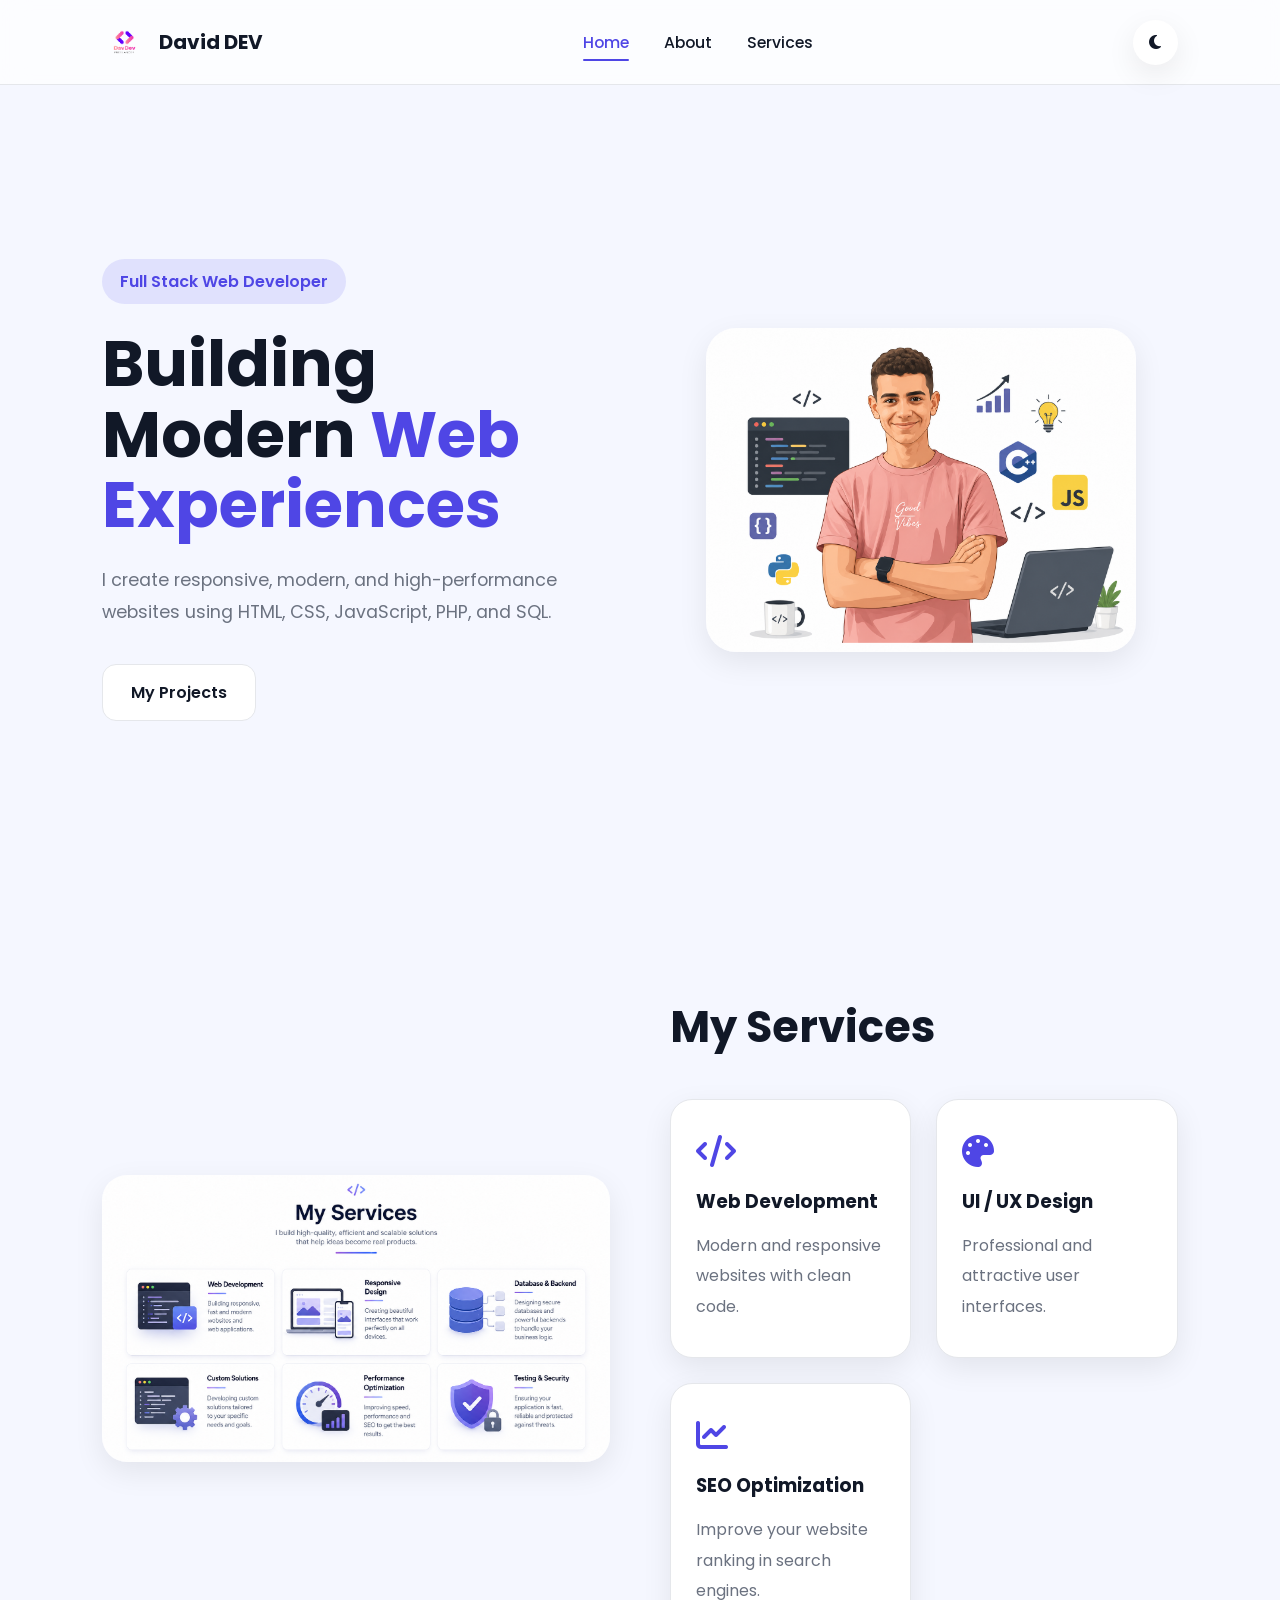
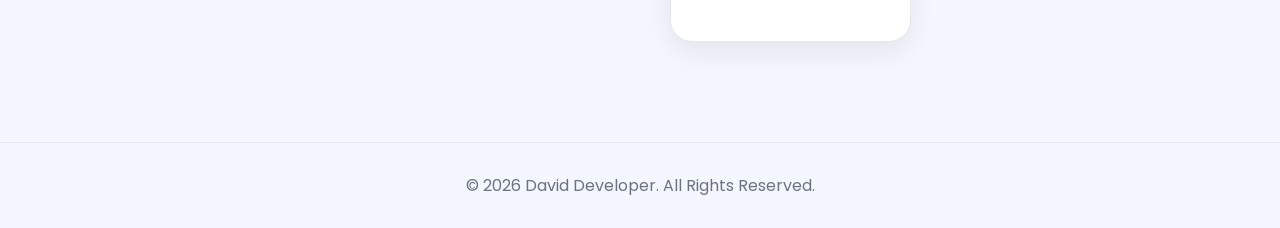
<file: index.html>
<!doctype html>
<html lang="en" dir="ltr">
  <head>
    <meta charset="UTF-8" />
    <meta name="viewport" content="width=device-width, initial-scale=1.0" />

    <meta name="google-site-verification" content="uhuwkvdlC79Eq-i-eH74ECpsZcA6pQCt2Dw1xzPwtCA" />

    <meta
      name="keywords"
      content="web development, website design, JavaScript, HTML, CSS, David Ashraf Lamee, Developer, freelancer, responsive design, SEO optimization, UI/UX design, digital solutions, modern websites, high-quality web development, online presence, web applications, front-end development, back-end development"
    />

    <meta
      name="description"
      content="Welcome to my personal website! I am a web developer specializing in building high-quality websites and applications."
    />

    <title>David | Full Stack Developer</title>

    <link rel="stylesheet" href="css/index.css" />

    <link
      rel="stylesheet"
      href="https://cdnjs.cloudflare.com/ajax/libs/font-awesome/6.5.2/css/all.min.css"
    />

    <link rel="icon" href="Assets/Images/logo.png" />
  </head>

  <body>
    <!-- ================= NAVBAR ================= -->

    <header class="topbar">
      <div class="logo">
        <img src="Assets/Images/logo.png" alt="Site Logo" />
        <h2>David DEV</h2>
      </div>

      <nav class="navbar">
        <ul>
          <li><a href="/" class="active">Home</a></li>
          <li><a href="/About">About</a></li>
          <li><a href="/Services">Services</a></li>
        </ul>
      </nav>

      <button id="theme-toggle">
        <i class="fa-solid fa-moon"></i>
      </button>
    </header>

    <!-- ================= HERO SECTION ================= -->

    <section class="hero">
      <div class="hero-content">
        <span class="tag">Full Stack Web Developer</span>

        <h1>Building Modern <span>Web Experiences</span></h1>

        <p>
          I create responsive, modern, and high-performance websites using HTML,
          CSS, JavaScript, PHP, and SQL.
        </p>

        <div class="hero-buttons">
          <a
            href="https://github.com/davidashraf141-ux"
            class="btn secondary-btn"
            >My Projects</a
          >
        </div>
      </div>

      <div class="hero-image">
        <img src="Assets/Images/me.png" alt="David Picture" />
      </div>
    </section>

    <!-- ================= SERVICES ================= -->

    <section class="section reverse">
      <div class="section-content">
        <h2>My Services</h2>

        <div class="services">
          <div class="service-card">
            <i class="fa-solid fa-code"></i>
            <h3>Web Development</h3>
            <p>Modern and responsive websites with clean code.</p>
          </div>

          <div class="service-card">
            <i class="fa-solid fa-palette"></i>
            <h3>UI / UX Design</h3>
            <p>Professional and attractive user interfaces.</p>
          </div>

          <div class="service-card">
            <i class="fa-solid fa-chart-line"></i>
            <h3>SEO Optimization</h3>
            <p>Improve your website ranking in search engines.</p>
          </div>
        </div>
      </div>

      <div class="section-image">
        <img src="Assets/Images/Services.png" alt="Services Image" />
      </div>
    </section>

    <!-- ================= FOOTER ================= -->

    <footer class="footer">
      <p>&copy; 2026 David Developer. All Rights Reserved.</p>
    </footer>

    <!-- ================= SCRIPT ================= -->
    <script src="JS/Dark-light_toggle.js"></script>
  </body>
</html>
</file>
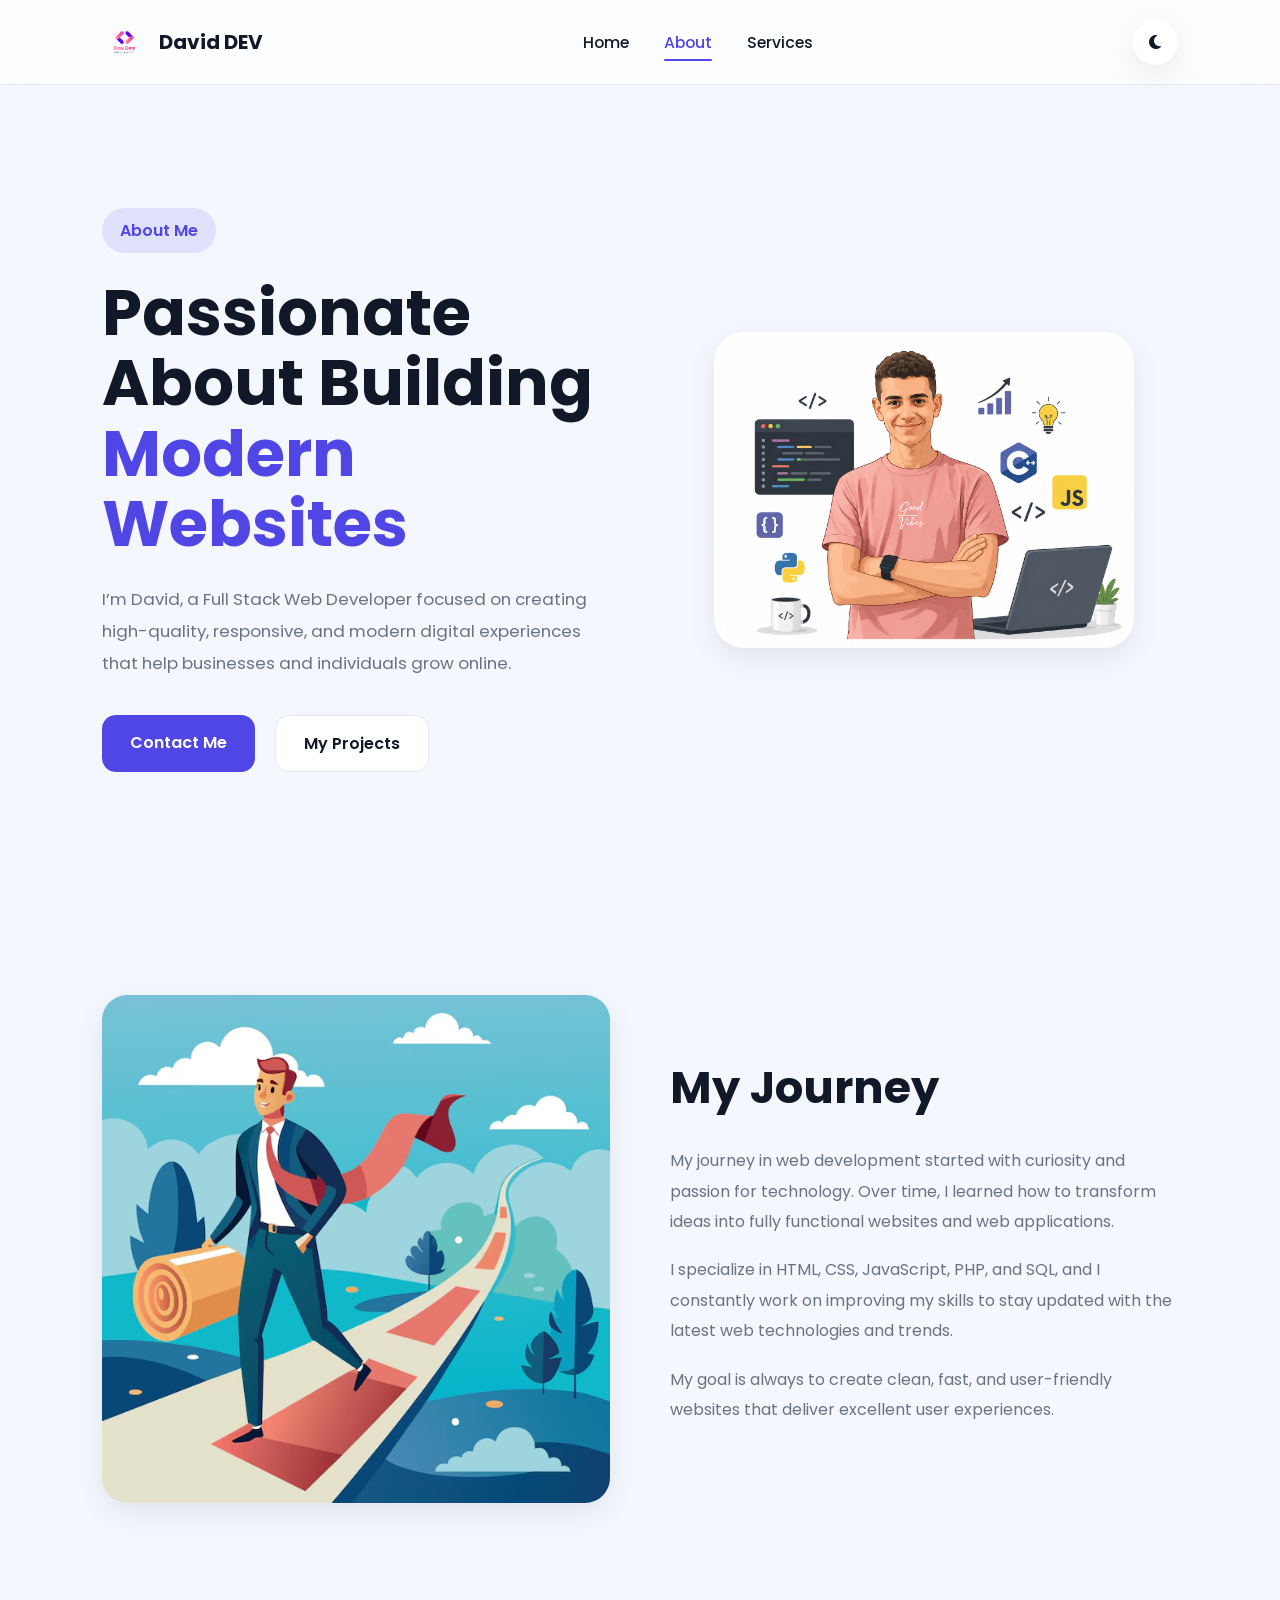
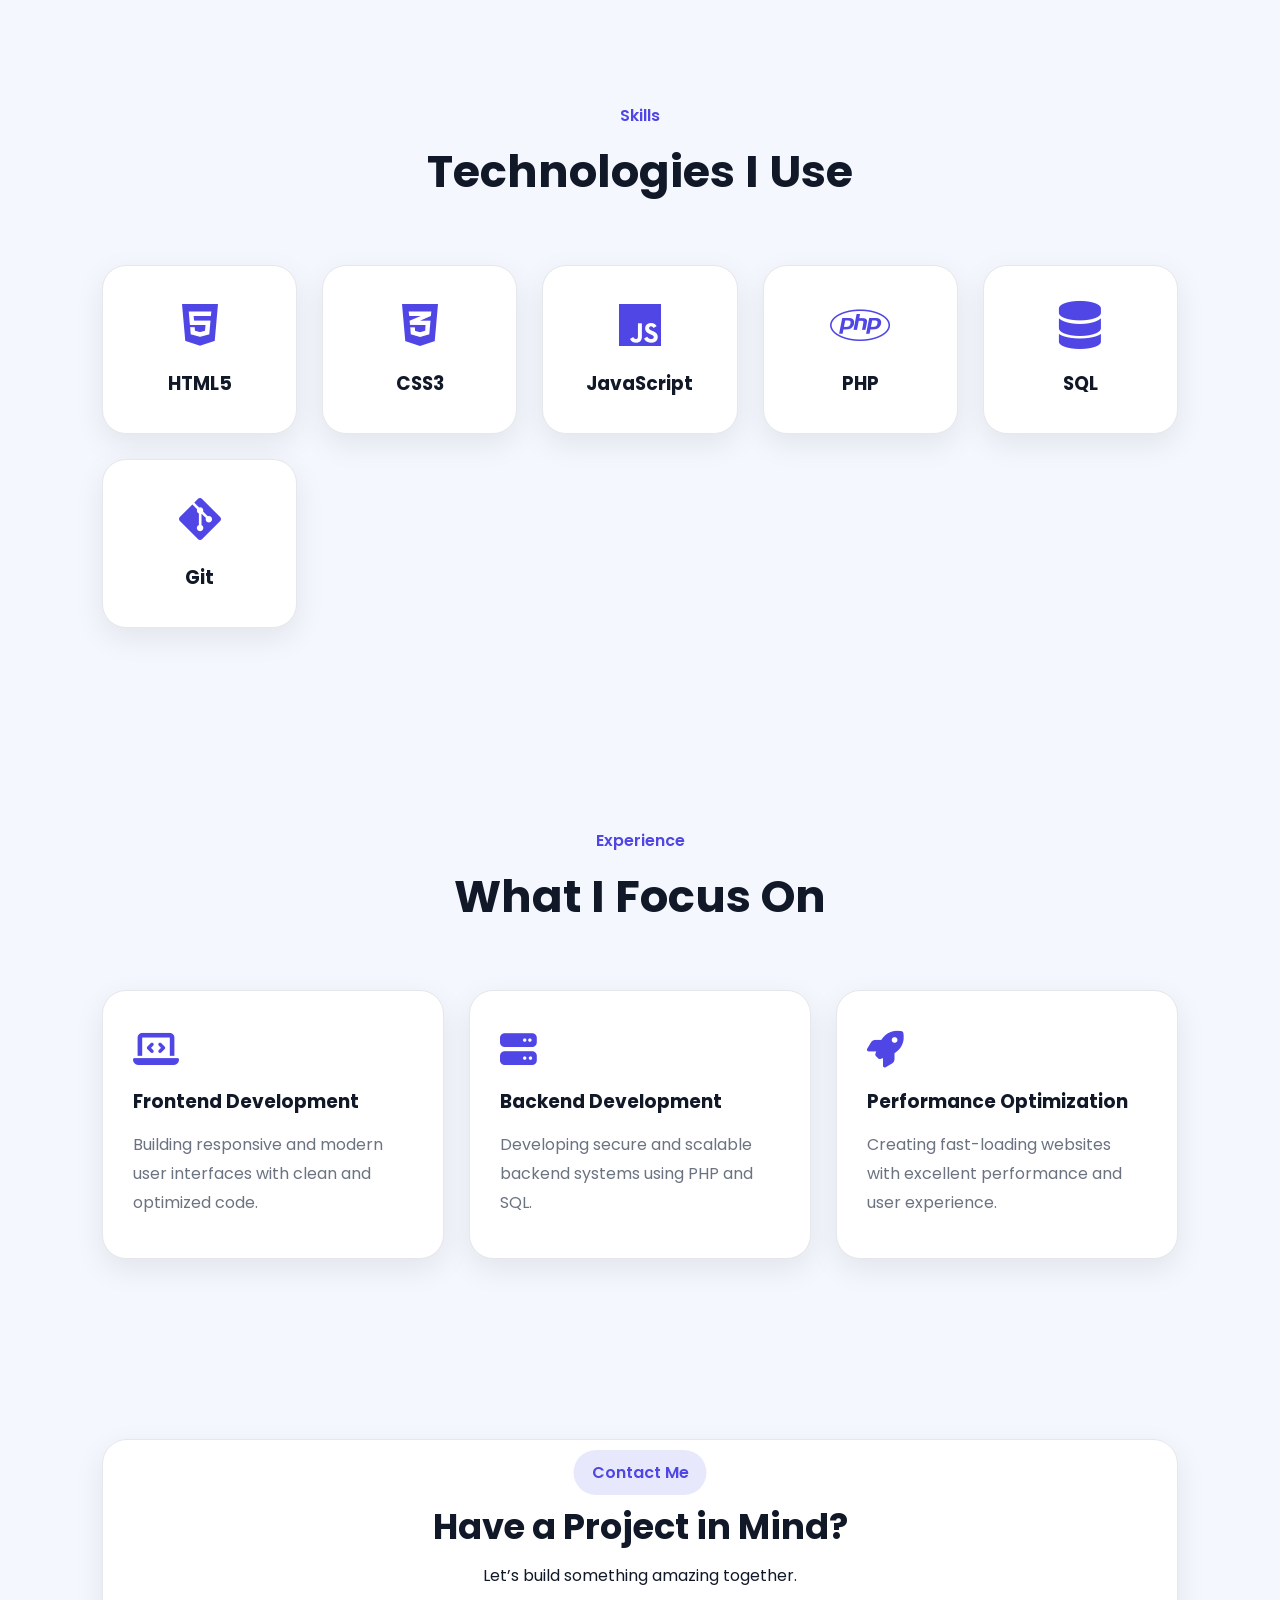
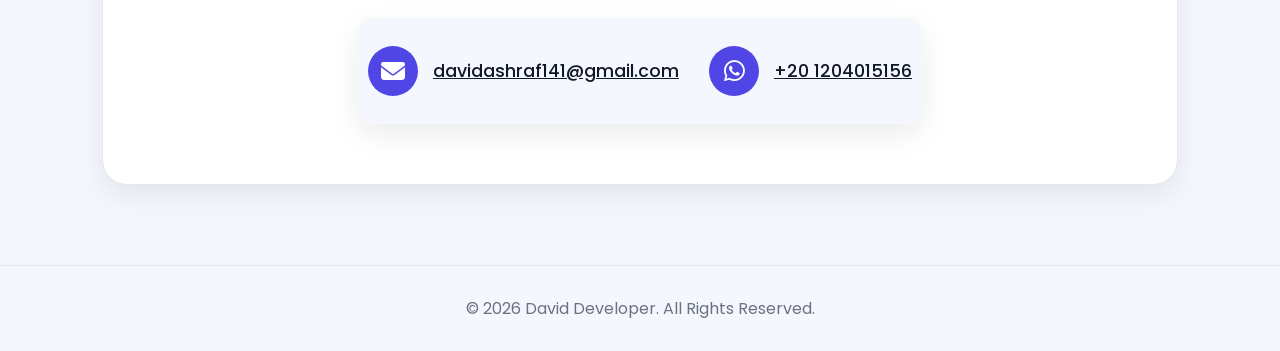
<file: About.html>
<!doctype html>
<html lang="en">
  <head>
    <meta charset="UTF-8" />
    <meta name="viewport" content="width=device-width, initial-scale=1.0" />
    <meta
      name="keywords"
      content="web development, website design, JavaScript, HTML, CSS, David Ashraf Lamee, Developer, freelancer, responsive design, SEO optimization, UI/UX design, digital solutions, modern websites, high-quality web development, online presence, web applications, front-end development, back-end development"
    />
    <meta
      name="description"
      content="Learn more about David, a passionate full stack web developer dedicated to creating modern and responsive digital experiences."
    />

    <title>About Me | David DEV</title>

    <link rel="stylesheet" href="css/about.css" />

    <link rel="icon" href="Assets/Images/logo.png" />

    <link
      rel="stylesheet"
      href="https://cdnjs.cloudflare.com/ajax/libs/font-awesome/6.5.2/css/all.min.css"
    />
  </head>

  <body>
    <!-- ================= NAVBAR ================= -->

    <header class="topbar">
      <div class="logo">
        <img src="Assets/Images/logo.png" alt="Logo" />
        <h2>David DEV</h2>
      </div>

      <nav class="navbar">
        <ul>
          <li><a href="/">Home</a></li>
          <li><a class="active" href="/About">About</a></li>
          <li><a href="/Services">Services</a></li>
        </ul>
      </nav>

      <button id="theme-toggle">
        <i class="fa-solid fa-moon"></i>
      </button>
    </header>

    <!-- ================= HERO ================= -->

    <section class="about-hero">
      <div class="about-content">
        <span class="tag">About Me</span>

        <h1>
          Passionate About Building
          <span>Modern Websites</span>
        </h1>

        <p>
          I’m David, a Full Stack Web Developer focused on creating
          high-quality, responsive, and modern digital experiences that help
          businesses and individuals grow online.
        </p>

        <div class="hero-buttons">
          <a href="#contact" class="btn primary-btn">Contact Me</a>
          <a
            href="https://github.com/davidashraf141-ux"
            class="btn secondary-btn"
            >My Projects</a
          >
        </div>
      </div>

      <div class="about-image">
        <img src="Assets/Images/me.png" alt="David Picture" />
      </div>
    </section>

    <!-- ================= STORY ================= -->

    <section class="section">
      <div class="section-image">
        <img src="Assets/Images/my_journey.png" alt="About Image" />
      </div>

      <div class="section-content">
        <h2>My Journey</h2>

        <p>
          My journey in web development started with curiosity and passion for
          technology. Over time, I learned how to transform ideas into fully
          functional websites and web applications.
        </p>

        <p>
          I specialize in HTML, CSS, JavaScript, PHP, and SQL, and I constantly
          work on improving my skills to stay updated with the latest web
          technologies and trends.
        </p>

        <p>
          My goal is always to create clean, fast, and user-friendly websites
          that deliver excellent user experiences.
        </p>
      </div>
    </section>

    <!-- ================= SKILLS ================= -->

    <section class="skills-section">
      <div class="section-title">
        <span>Skills</span>
        <h2>Technologies I Use</h2>
      </div>

      <div class="skills-grid">
        <div class="skill-card">
          <i class="fa-brands fa-html5"></i>
          <h3>HTML5</h3>
        </div>

        <div class="skill-card">
          <i class="fa-brands fa-css3-alt"></i>
          <h3>CSS3</h3>
        </div>

        <div class="skill-card">
          <i class="fa-brands fa-js"></i>
          <h3>JavaScript</h3>
        </div>

        <div class="skill-card">
          <i class="fa-brands fa-php"></i>
          <h3>PHP</h3>
        </div>

        <div class="skill-card">
          <i class="fa-solid fa-database"></i>
          <h3>SQL</h3>
        </div>

        <div class="skill-card">
          <i class="fa-brands fa-git-alt"></i>
          <h3>Git</h3>
        </div>
      </div>
    </section>

    <!-- ================= EXPERIENCE ================= -->

    <section class="experience-section">
      <div class="section-title">
        <span>Experience</span>
        <h2>What I Focus On</h2>
      </div>

      <div class="experience-container">
        <div class="experience-card">
          <i class="fa-solid fa-laptop-code"></i>

          <h3>Frontend Development</h3>

          <p>
            Building responsive and modern user interfaces with clean and
            optimized code.
          </p>
        </div>

        <div class="experience-card">
          <i class="fa-solid fa-server"></i>

          <h3>Backend Development</h3>

          <p>
            Developing secure and scalable backend systems using PHP and SQL.
          </p>
        </div>

        <div class="experience-card">
          <i class="fa-solid fa-rocket"></i>

          <h3>Performance Optimization</h3>

          <p>
            Creating fast-loading websites with excellent performance and user
            experience.
          </p>
        </div>
      </div>
    </section>

    <section class="cta">
      <div class="cta-box" id="contact">
        <h2>Have a Project in Mind?</h2>

        <p>Let’s build something amazing together.</p>

        <span
          class="tag"
          style="
            position: absolute;
            left: 50%;
            transform: translateX(-50%);
            top: 3%;
          "
          >Contact Me</span
        >

        <div class="contact-info">
          <div class="contact-data">
            <div class="contact-icon">
              <i class="fa-solid fa-envelope"></i>
            </div>
            <p>
              <a href="mailto:davidashraf141@gmail.com"
                >davidashraf141@gmail.com</a
              >
            </p>
          </div>
          <div class="contact-data">
            <div class="contact-icon">
              <i class="fa-brands fa-whatsapp"></i>
            </div>
            <p><a href="https://wa.me/201204015156?text=">+20 1204015156</a></p>
          </div>
        </div>
      </div>
    </section>

    <!-- ================= FOOTER ================= -->

    <footer class="footer">
      <p>&copy; 2026 David Developer. All Rights Reserved.</p>
    </footer>

    <!-- ================= SCRIPT ================= -->

    <script src="JS/Dark-light_toggle.js"></script>
  </body>
</html>
</file>
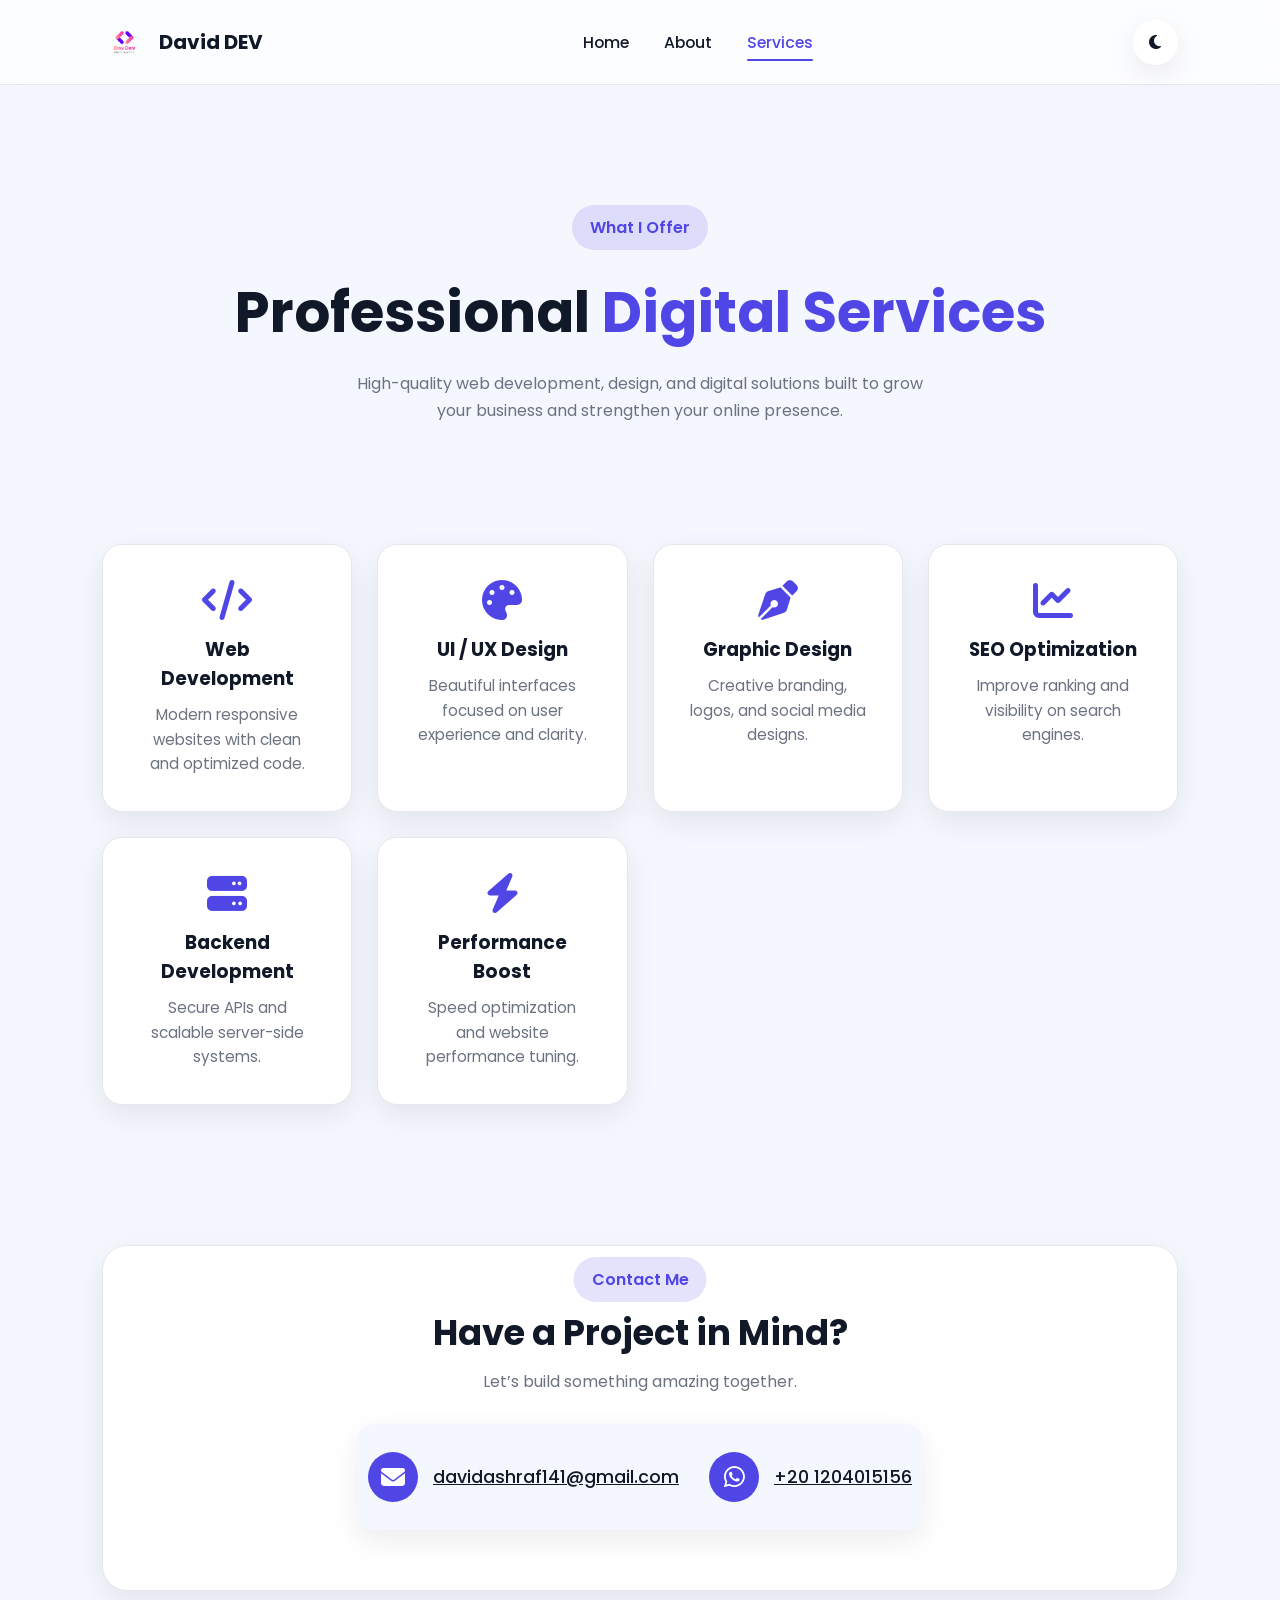
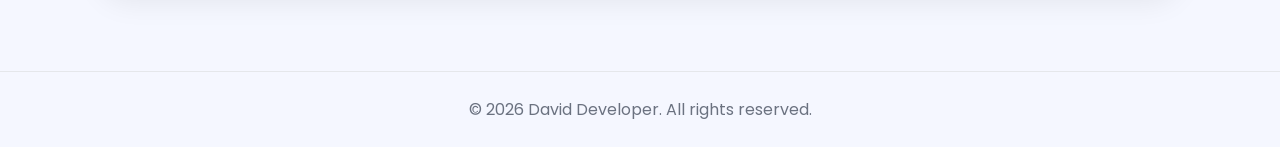
<file: Services.html>
<!doctype html>
<html lang="en">
  <head>
    <meta charset="UTF-8" />
    <meta name="viewport" content="width=device-width, initial-scale=1.0" />

    <meta
      name="keywords"
      content="web development, website design, JavaScript, HTML, CSS, David Ashraf Lamee, Developer, freelancer, responsive design, SEO optimization, UI/UX design, digital solutions, modern websites, high-quality web development, online presence, web applications, front-end development, back-end development"
    />
    <meta
      name="description"
      content="High-quality web development, design, and digital solutions built to grow your business and strengthen your online presence."
    />

    <title>Services | David DEV</title>

    <link rel="stylesheet" href="css/services.css" />

    <link rel="icon" href="Assets/Images/logo.png" />

    <link
      rel="stylesheet"
      href="https://cdnjs.cloudflare.com/ajax/libs/font-awesome/6.5.2/css/all.min.css"
    />
  </head>

  <body>
    <!-- ================= NAVBAR ================= -->
    <header class="topbar">
      <div class="logo">
        <img src="Assets/Images/logo.png" alt="Logo" />
        <h2>David DEV</h2>
      </div>

      <nav class="navbar">
        <ul>
          <li><a href="/">Home</a></li>
          <li><a href="/About">About</a></li>
          <li><a class="active" href="/Services">Services</a></li>
        </ul>
      </nav>

      <button id="theme-toggle">
        <i class="fa-solid fa-moon"></i>
      </button>
    </header>

    <!-- ================= HERO ================= -->
    <section class="hero">
      <div class="hero-content">
        <span class="tag">What I Offer</span>

        <h1>Professional <span>Digital Services</span></h1>

        <p>
          High-quality web development, design, and digital solutions built to
          grow your business and strengthen your online presence.
        </p>
      </div>
    </section>

    <!-- ================= SERVICES ================= -->
    <section class="services">
      <div class="grid">
        <div class="card">
          <i class="fa-solid fa-code"></i>
          <h3>Web Development</h3>
          <p>Modern responsive websites with clean and optimized code.</p>
        </div>

        <div class="card">
          <i class="fa-solid fa-palette"></i>
          <h3>UI / UX Design</h3>
          <p>Beautiful interfaces focused on user experience and clarity.</p>
        </div>

        <div class="card">
          <i class="fa-solid fa-pen-nib"></i>
          <h3>Graphic Design</h3>
          <p>Creative branding, logos, and social media designs.</p>
        </div>

        <div class="card">
          <i class="fa-solid fa-chart-line"></i>
          <h3>SEO Optimization</h3>
          <p>Improve ranking and visibility on search engines.</p>
        </div>

        <div class="card">
          <i class="fa-solid fa-server"></i>
          <h3>Backend Development</h3>
          <p>Secure APIs and scalable server-side systems.</p>
        </div>

        <div class="card">
          <i class="fa-solid fa-bolt"></i>
          <h3>Performance Boost</h3>
          <p>Speed optimization and website performance tuning.</p>
        </div>
      </div>
    </section>

    <!-- ================= CTA ================= -->
    <section class="cta">
      <div class="cta-box" id="contact">
        <h2>Have a Project in Mind?</h2>

        <p>Let’s build something amazing together.</p>

        <span
          class="tag"
          style="
            position: absolute;
            left: 50%;
            transform: translateX(-50%);
            top: 3%;
          "
          >Contact Me</span
        >

        <div class="contact-info">
          <div class="contact-data">
            <div class="contact-icon">
              <i class="fa-solid fa-envelope"></i>
            </div>
            <p>
              <a href="mailto:davidashraf141@gmail.com"
                >davidashraf141@gmail.com</a
              >
            </p>
          </div>
          <div class="contact-data">
            <div class="contact-icon">
              <i class="fa-brands fa-whatsapp"></i>
            </div>
            <p><a href="https://wa.me/201204015156?text=">+20 1204015156</a></p>
          </div>
        </div>
      </div>
    </section>

    <!-- ================= FOOTER ================= -->
    <footer class="footer">
      <p>&copy; 2026 David Developer. All rights reserved.</p>
    </footer>

    <script src="JS/Dark-light_toggle.js"></script>
  </body>
</html>
</file>
<file: css/index.css>
/* ================= GOOGLE FONT ================= */

@import url("https://fonts.googleapis.com/css2?family=Poppins:wght@300;400;500;600;700;800&display=swap");

/* ================= ROOT ================= */

:root {
    --bg: #f5f7ff;
    --card: #ffffff;
    --text: #111827;
    --paragraph: #6b7280;
    --primary: #4f46e5;
    --border: #e5e7eb;
    --shadow: 0 10px 30px rgba(0, 0, 0, 0.08);
}

body.dark {
    --bg: #0f172a;
    --card: #111827;
    --text: #ffffff;
    --paragraph: #cbd5e1;
    --primary: #6366f1;
    --border: rgba(255, 255, 255, 0.08);
    --shadow: 0 10px 30px rgba(0, 0, 0, 0.35);
}

/* ================= GLOBAL ================= */

* {
    margin: 0;
    padding: 0;
    box-sizing: border-box;
}

html {
    scroll-behavior: smooth;
}

body {
    font-family: "Poppins", sans-serif;
    background: var(--bg);
    color: var(--text);
    transition: 0.3s ease;
}

img {
    width: 100%;
    display: block;
}

a {
    text-decoration: none;
}

ul {
    list-style: none;
}

/* ================= NAVBAR ================= */

.topbar {
    width: 100%;
    height: 85px;

    padding: 0 8%;

    display: flex;
    align-items: center;
    justify-content: space-between;

    position: sticky;
    top: 0;
    z-index: 1000;

    background: rgba(255, 255, 255, 0.7);
    backdrop-filter: blur(14px);

    border-bottom: 1px solid var(--border);

    transition: 0.3s;
}

body.dark .topbar {
    background: rgba(15, 23, 42, 0.7);
}

.logo {
    display: flex;
    align-items: center;
    gap: 12px;
}

.logo img {
    width: 45px;
    object-fit: contain;
}

.logo h2 {
    font-size: 1.25rem;
    font-weight: 700;
    color: var(--text);
}

.navbar ul {
    display: flex;
    align-items: center;
    gap: 35px;
}

.navbar a {
    position: relative;

    color: var(--text);

    font-size: 0.98rem;
    font-weight: 500;

    transition: 0.3s;
}

.navbar a:hover,
.navbar a.active {
    color: var(--primary);
}

.navbar a::after {
    content: "";

    position: absolute;
    left: 0;
    bottom: -8px;

    width: 0%;
    height: 2px;

    border-radius: 999px;

    background: var(--primary);

    transition: 0.3s;
}

.navbar a:hover::after,
.navbar a.active::after {
    width: 100%;
}

#theme-toggle {
    width: 45px;
    height: 45px;

    border: none;
    border-radius: 50%;

    display: flex;
    align-items: center;
    justify-content: center;

    background: var(--card);
    color: var(--text);

    cursor: pointer;

    font-size: 1rem;

    box-shadow: var(--shadow);

    transition: 0.3s;
}

#theme-toggle:hover {
    transform: rotate(10deg) scale(1.05);
}


/* ================= HERO ================= */

.hero {
    min-height: 90vh;

    display: flex;
    align-items: center;
    justify-content: space-between;

    padding: 80px 8%;
    gap: 50px;
}

.hero-content {
    flex: 1;
}

.tag {
    display: inline-block;
    background: rgba(99, 102, 241, 0.15);
    color: var(--primary);
    padding: 10px 18px;
    border-radius: 999px;
    font-weight: 600;
    margin-bottom: 25px;
}

.hero-content h1 {
    font-size: 4rem;
    line-height: 1.1;
    margin-bottom: 25px;
}

.hero-content h1 span {
    color: var(--primary);
}

.hero-content p {
    color: var(--paragraph);
    font-size: 1.1rem;
    line-height: 1.8;
    max-width: 650px;
}

.hero-buttons {
    margin-top: 35px;
    display: flex;
    gap: 20px;
}

.btn {
    padding: 15px 28px;
    border-radius: 14px;
    font-weight: 600;
    transition: 0.3s;
}

.primary-btn {
    background: var(--primary);
    color: white;
}

.primary-btn:hover {
    transform: translateY(-4px);
}

.secondary-btn {
    border: 1px solid var(--border);
    color: var(--text);
    background: var(--card);
}

.secondary-btn:hover {
    background: var(--primary);
    color: white;
}

.hero-image {
    flex: 1;
    display: flex;
    justify-content: center;
}

.hero-image img {
    max-width: 430px;
    border-radius: 30px;
    box-shadow: var(--shadow);
}

/* ================= SECTION ================= */

.section {
    padding: 100px 8%;
    display: flex;
    align-items: center;
    justify-content: space-between;
    gap: 60px;
}

.reverse {
    flex-direction: row-reverse;
}

.section-image,
.section-content {
    flex: 1;
}

.section-image img {
    border-radius: 25px;
    box-shadow: var(--shadow);
}

.section-content h2 {
    font-size: 2.7rem;
    margin-bottom: 25px;
}

.section-content p {
    color: var(--paragraph);
    line-height: 1.9;
    margin-bottom: 15px;
}

/* ================= SERVICES ================= */

.services {
    margin-top: 40px;

    display: grid;
    grid-template-columns: repeat(auto-fit, minmax(220px, 1fr));
    gap: 25px;
}

.service-card {
    background: var(--card);
    border: 1px solid var(--border);
    padding: 35px 25px;
    border-radius: 22px;
    transition: 0.3s;
    box-shadow: var(--shadow);
}

.service-card:hover {
    transform: translateY(-8px);
}

.service-card i {
    font-size: 2rem;
    color: var(--primary);
    margin-bottom: 20px;
}

.service-card h3 {
    margin-bottom: 15px;
}

.service-card p {
    margin: 0;
}

/* ================= FOOTER ================= */

.footer {
    padding: 30px;
    text-align: center;
    border-top: 1px solid var(--border);
    color: var(--paragraph);
}

/* ================= RESPONSIVE ================= */

@media (max-width: 992px) {

    .hero,
    .section,
    .reverse {
        flex-direction: column;
        text-align: center;
    }

    .hero-content h1 {
        font-size: 3rem;
    }

    .hero-buttons {
        justify-content: center;
    }
}

/* ================= RESPONSIVE NAVBAR ================= */

@media (max-width: 768px) {
    .topbar {
        height: auto;

        padding: 20px 6%;

        flex-direction: column;
        gap: 18px;
    }

    .navbar ul {
        flex-wrap: wrap;
        justify-content: center;
        gap: 18px;
    }
}
</file>
<file: css/about.css>
/* ================= GOOGLE FONT ================= */

@import url("https://fonts.googleapis.com/css2?family=Poppins:wght@300;400;500;600;700;800&display=swap");

/* ================= ROOT ================= */

:root {
    --bg: #f5f7ff;
    --card: #ffffff;
    --text: #111827;
    --paragraph: #6b7280;
    --primary: #4f46e5;
    --border: #e5e7eb;
    --shadow: 0 10px 30px rgba(0, 0, 0, 0.08);
}

html{
    scroll-behavior: smooth;
    
}

body.dark {
    --bg: #0f172a;
    --card: #111827;
    --text: #ffffff;
    --paragraph: #cbd5e1;
    --primary: #6366f1;
    --border: rgba(255, 255, 255, 0.08);
    --shadow: 0 10px 30px rgba(0, 0, 0, 0.35);
   
}

/* ================= GLOBAL ================= */

* {
    margin: 0;
    padding: 0;
    box-sizing: border-box;
}

body {
    background: var(--bg);
    color: var(--text);
    font-family: "Poppins", sans-serif;
    transition: 0.3s;
    
    
}


img {
    width: 100%;
    display: block;
}

a {
    text-decoration: none;
}

ul {
    list-style: none;
}


/* ================= NAVBAR ================= */

.topbar {
    width: 100%;
    height: 85px;

    padding: 0 8%;

    display: flex;
    align-items: center;
    justify-content: space-between;

    position: sticky;
    top: 0;
    z-index: 1000;

    background: rgba(255, 255, 255, 0.7);
    backdrop-filter: blur(14px);

    border-bottom: 1px solid var(--border);

    transition: 0.3s;
}

body.dark .topbar {
    background: rgba(15, 23, 42, 0.7);
}

.logo {
    display: flex;
    align-items: center;
    gap: 12px;
}

.logo img {
    width: 45px;
    object-fit: contain;
}

.logo h2 {
    font-size: 1.25rem;
    font-weight: 700;
    color: var(--text);
}

.navbar ul {
    display: flex;
    align-items: center;
    gap: 35px;
}

.navbar a {
    position: relative;

    color: var(--text);

    font-size: 0.98rem;
    font-weight: 500;

    transition: 0.3s;
}

.navbar a:hover,
.navbar a.active {
    color: var(--primary);
}

.navbar a::after {
    content: "";

    position: absolute;
    left: 0;
    bottom: -8px;

    width: 0%;
    height: 2px;

    border-radius: 999px;

    background: var(--primary);

    transition: 0.3s;
}

.navbar a:hover::after,
.navbar a.active::after {
    width: 100%;
}

#theme-toggle {
    width: 45px;
    height: 45px;

    border: none;
    border-radius: 50%;

    display: flex;
    align-items: center;
    justify-content: center;

    background: var(--card);
    color: var(--text);

    cursor: pointer;

    font-size: 1rem;

    box-shadow: var(--shadow);

    transition: 0.3s;
}

#theme-toggle:hover {
    transform: rotate(10deg) scale(1.05);
}



/* ================= HERO ================= */

.about-hero {
    min-height: 90vh;

    display: flex;
    align-items: center;
    justify-content: space-between;

    padding: 80px 8%;
    gap: 60px;
}

.about-content {
    flex: 1;
}

.tag {
    display: inline-block;
    padding: 10px 18px;
    border-radius: 999px;

    background: rgba(99, 102, 241, 0.15);
    color: var(--primary);

    font-weight: 600;
    margin-bottom: 25px;
}

.about-content h1 {
    font-size: 4rem;
    line-height: 1.1;
    margin-bottom: 25px;
}

.about-content h1 span {
    color: var(--primary);
}

.about-content p {
    color: var(--paragraph);
    line-height: 1.9;
    font-size: 1.05rem;
}

.hero-buttons {
    margin-top: 35px;
    display: flex;
    gap: 20px;
}

.btn {
    padding: 15px 28px;
    border-radius: 14px;
    font-weight: 600;
    transition: 0.3s;
}

.primary-btn {
    background: var(--primary);
    color: white;
}

.primary-btn:hover {
    transform: translateY(-4px);
}

.secondary-btn {
    border: 1px solid var(--border);
    background: var(--card);
    color: var(--text);
}

.secondary-btn:hover {
    background: var(--primary);
    color: white;
}

.about-image {
    flex: 1;
    display: flex;
    justify-content: center;
}

.about-image img {
    max-width: 420px;
    border-radius: 30px;
    box-shadow: var(--shadow);
}

/* ================= SECTION ================= */

.section {
    padding: 100px 8%;

    display: flex;
    align-items: center;
    justify-content: space-between;

    gap: 60px;
}

.section-image,
.section-content {
    flex: 1;
}

.section-image img {
    border-radius: 25px;
    box-shadow: var(--shadow);
}

.section-content h2 {
    font-size: 2.8rem;
    margin-bottom: 25px;
}

.section-content p {
    color: var(--paragraph);
    line-height: 1.9;
    margin-bottom: 18px;
}

/* ================= TITLES ================= */

.section-title {
    text-align: center;
    margin-bottom: 60px;
}

.section-title span {
    color: var(--primary);
    font-weight: 600;
}

.section-title h2 {
    font-size: 2.8rem;
    margin-top: 10px;
}

/* ================= SKILLS ================= */

.skills-section {
    padding: 100px 8%;
}

.skills-grid {
    display: grid;
    grid-template-columns: repeat(auto-fit, minmax(180px, 1fr));
    gap: 25px;
}

.skill-card {
    background: var(--card);
    padding: 35px;
    border-radius: 24px;
    text-align: center;

    border: 1px solid var(--border);

    box-shadow: var(--shadow);

    transition: 0.3s;
}

.skill-card:hover {
    transform: translateY(-8px);
}

.skill-card i {
    font-size: 3rem;
    color: var(--primary);
    margin-bottom: 20px;
}

/* ================= EXPERIENCE ================= */

.experience-section {
    padding: 100px 8%;
}

.experience-container {
    display: grid;
    grid-template-columns: repeat(auto-fit, minmax(260px, 1fr));
    gap: 25px;
}

.experience-card {
    background: var(--card);
    padding: 40px 30px;

    border-radius: 24px;
    border: 1px solid var(--border);

    box-shadow: var(--shadow);

    transition: 0.3s;
}

.experience-card:hover {
    transform: translateY(-8px);
}

.experience-card i {
    font-size: 2.3rem;
    color: var(--primary);
    margin-bottom: 20px;
}

.experience-card h3 {
    margin-bottom: 15px;
}

.experience-card p {
    color: var(--paragraph);
    line-height: 1.8;
}

/* ================= FOOTER ================= */

.footer {
    padding: 30px;
    text-align: center;
    border-top: 1px solid var(--border);
    color: var(--paragraph);
}


/* ================= RESPONSIVE ================= */

@media (max-width: 992px) {

    .about-hero,
    .section {
        flex-direction: column;
        text-align: center;
    }

    .about-content h1 {
        font-size: 3rem;
    }

    .hero-buttons {
        justify-content: center;
    }
}

/* ================= RESPONSIVE NAVBAR ================= */

@media (max-width: 768px) {
    .topbar {
        height: auto;

        padding: 20px 6%;

        flex-direction: column;
        gap: 18px;
    }

    .navbar ul {
        flex-wrap: wrap;
        justify-content: center;
        gap: 18px;
    }

    .contact-info {
        max-width: 80vw;
        
        display: flex;
        flex-flow: column nowrap;
        justify-content: center;
        align-items: center;
        margin-right: 10px;
        margin-left: 10px;
    }

    .contact-data {
        max-width: 80vw;
    }

    .contact-icon {
        left: 0;
    }
}


.cta {
    padding: 80px 8%;
}

.cta-box {
    width: 100%;
    display: flex;
    flex-direction: column;
    align-items: center;
    background: var(--card);
    border: 1px solid var(--border);
    padding: 60px;
    position: relative;
    text-align: center;
    border-radius: 25px;
    box-shadow: var(--shadow);
}

.cta h2 {
    font-size: 2.2rem;
    
}

.cta p {
    margin-top: 10px;
    color: var(--muted);
    margin-bottom: 30px;
}


.contact-info {
    position: relative;
    display: flex;
    align-items: center;
    flex-wrap: nowrap;
    gap: 10px;
    justify-content: center;
    text-align: center;
    background-color: var(--bg);
    border-radius: 15px;
    box-shadow: var(--shadow);
}

.contact-info p {
    font-size: 1.1rem;
    font-weight: 500;
    margin-top: 30px;
    display: inline-block;
}

.contact-info p a {
    text-align: center;
    color: var(--text);
    text-decoration: underline;
}

.contact-data {
    padding: 10px;
    box-sizing: border-box;
    display: inline-flex;
    flex-flow: row nowrap;
    align-items: center;
    gap: 15px;
    justify-content: space-evenly;
    height: fit-content;
}

.contact-icon {
    position: relative;
    display: inline-flex;
    justify-content: center;
    align-items: center;
    height: 50px;
    width: 50px;
    border-radius: 50%;
    background: var(--primary);
}

.contact-icon i {
    color: var(--card);
    font-size: 1.5rem;
}
</file>
<file: css/services.css>
@import url("https://fonts.googleapis.com/css2?family=Poppins:wght@300;400;500;600;700&display=swap");

/* ================= THEME ================= */
:root {
    --bg: #f5f7ff;
    --card: #ffffff;
    --text: #111827;
    --muted: #6b7280;
    --primary: #4f46e5;
    --border: #e5e7eb;
    --shadow: 0 10px 30px rgba(0, 0, 0, 0.08);
}

body.dark {
    --bg: #0f172a;
    --card: #111827;
    --text: #ffffff;
    --muted: #cbd5e1;
    --border: rgba(255, 255, 255, 0.08);
    --shadow: 0 10px 30px rgba(0, 0, 0, 0.4);
}

/* ================= GLOBAL ================= */
* {
    margin: 0;
    padding: 0;
    box-sizing: border-box;
}

body {
    font-family: "Poppins", sans-serif;
    background: var(--bg);
    color: var(--text);
    transition: 0.3s;
    overflow-y: auto;
}

a {
    text-decoration: none;
}

ul {
    list-style: none;
}

/* ================= NAVBAR (same style) ================= */
.topbar {
    width: 100%;
    height: 85px;

    padding: 0 8%;

    display: flex;
    align-items: center;
    justify-content: space-between;

    position: sticky;
    top: 0;
    z-index: 1000;

    background: rgba(255, 255, 255, 0.7);
    backdrop-filter: blur(14px);

    border-bottom: 1px solid var(--border);

    transition: 0.3s;
}

body.dark .topbar {
    background: rgba(15, 23, 42, 0.7);
}

.logo {
    display: flex;
    align-items: center;
    gap: 12px;
}

.logo img {
    width: 45px;
    object-fit: contain;
}

.logo h2 {
    font-size: 1.25rem;
    font-weight: 700;
    color: var(--text);
}

.navbar ul {
    display: flex;
    align-items: center;
    gap: 35px;
}

.navbar a {
    position: relative;

    color: var(--text);

    font-size: 0.98rem;
    font-weight: 500;

    transition: 0.3s;
}

.navbar a:hover,
.navbar a.active {
    color: var(--primary);
}

.navbar a::after {
    content: "";

    position: absolute;
    left: 0;
    bottom: -8px;

    width: 0%;
    height: 2px;

    border-radius: 999px;

    background: var(--primary);

    transition: 0.3s;
}

.navbar a:hover::after,
.navbar a.active::after {
    width: 100%;
}

#theme-toggle {
    width: 45px;
    height: 45px;

    border: none;
    border-radius: 50%;

    display: flex;
    align-items: center;
    justify-content: center;

    background: var(--card);
    color: var(--text);

    cursor: pointer;

    font-size: 1rem;

    box-shadow: var(--shadow);

    transition: 0.3s;
}

#theme-toggle:hover {
    transform: rotate(10deg) scale(1.05);
}

/* ================= HERO ================= */
.hero {
    padding: 120px 8% 60px;
    text-align: center;
}

.tag {
    display: inline-block;
    padding: 10px 18px;
    background: rgba(79, 70, 229, 0.15);
    color: var(--primary);
    border-radius: 999px;
    font-weight: 600;
}

.hero h1 {
    font-size: 3.5rem;
    margin-top: 20px;
}

.hero h1 span {
    color: var(--primary);
}

.hero p {
    margin-top: 15px;
    color: var(--muted);
    max-width: 600px;
    margin-inline: auto;
    line-height: 1.7;
}

/* ================= SERVICES GRID ================= */
.services {
    padding: 60px 8%;
}

.grid {
    display: grid;
    grid-template-columns: repeat(auto-fit, minmax(250px, 1fr));
    gap: 25px;
}

.card {
    background: var(--card);
    border: 1px solid var(--border);
    padding: 35px;
    border-radius: 20px;
    box-shadow: var(--shadow);
    transition: 0.3s;
    text-align: center;
}

.card:hover {
    transform: translateY(-10px);
}

.card i {
    font-size: 2.5rem;
    color: var(--primary);
    margin-bottom: 15px;
}

.card h3 {
    margin-bottom: 10px;
}

.card p {
    color: var(--muted);
    font-size: 0.95rem;
    line-height: 1.6;
}

/* ================= CTA ================= */
.cta {
    padding: 80px 8%;
}

.cta-box {
    display: flex;
    flex-direction: column;
    align-items: center;
    background: var(--card);
    border: 1px solid var(--border);
    padding: 60px;
    position: relative;
    text-align: center;
    border-radius: 25px;
    box-shadow: var(--shadow);
}

.cta h2 {
    font-size: 2.2rem;
}

.cta p {
    margin-top: 10px;
    color: var(--muted);
    margin-bottom: 30px;
}

.btn {
    display: inline-block;
    margin-top: 25px;
    padding: 14px 28px;
    background: var(--primary);
    color: white;
    border-radius: 12px;
    transition: 0.3s;
}

.btn:hover {
    transform: translateY(-4px);
}

/* ================= FOOTER ================= */
.footer {
    text-align: center;
    padding: 25px;
    border-top: 1px solid var(--border);
    color: var(--muted);
}

/* ================= RESPONSIVE ================= */
@media(max-width:768px) {
    .hero h1 {
        font-size: 2.3rem;
    }

    .navbar ul {
        gap: 15px;
        flex-wrap: wrap;
        justify-content: center;
    }
}

@media (max-width: 768px) {
    .topbar {
        height: auto;

        padding: 20px 6%;

        flex-direction: column;
        gap: 18px;
    }

    .navbar ul {
        flex-wrap: wrap;
        justify-content: center;
        gap: 18px;
    }

    .contact-info{
        display: flex;
        flex-flow: column nowrap;
        justify-content: center;
        align-items: center;
        margin-right: 10px;
        margin-left: 10px;
    }

    .contact-data {
        max-width: 80vw;
    }

    .contact-icon {
        left: 0;
    }
}


.cta {
    padding: 80px 8%;
}

.cta-box {
    width: 100%;
    display: flex;
    flex-direction: column;
    align-items: center;
    background: var(--card);
    border: 1px solid var(--border);
    padding: 60px;
    position: relative;
    text-align: center;
    border-radius: 25px;
    box-shadow: var(--shadow);
}

.cta h2 {
    font-size: 2.2rem;

}

.cta p {
    margin-top: 10px;
    color: var(--muted);
    margin-bottom: 30px;
}


.contact-info {
    position: relative;
    display: flex;
    align-items: center;
    flex-wrap: nowrap;
    gap: 10px;
    justify-content: center;
    text-align: center;
    background-color: var(--bg);
    border-radius: 15px;
    box-shadow: var(--shadow);
}

.contact-info p {
    font-size: 1.1rem;
    font-weight: 500;
    margin-top: 30px;
    display: inline-block;
}

.contact-info p a {
    text-align: center;
    color: var(--text);
    text-decoration: underline;
}

.contact-data {
    padding: 10px;
    box-sizing: border-box;
    display: inline-flex;
    flex-flow: row nowrap;
    align-items: center;
    gap: 15px;
    justify-content: space-evenly;
    height: fit-content;
}

.contact-icon {
    position: relative;
    display: inline-flex;
    justify-content: center;
    align-items: center;
    height: 50px;
    width: 50px;
    border-radius: 50%;
    background: var(--primary);
}

.contact-icon i {
    color: var(--card);
    font-size: 1.5rem;
}
</file>
